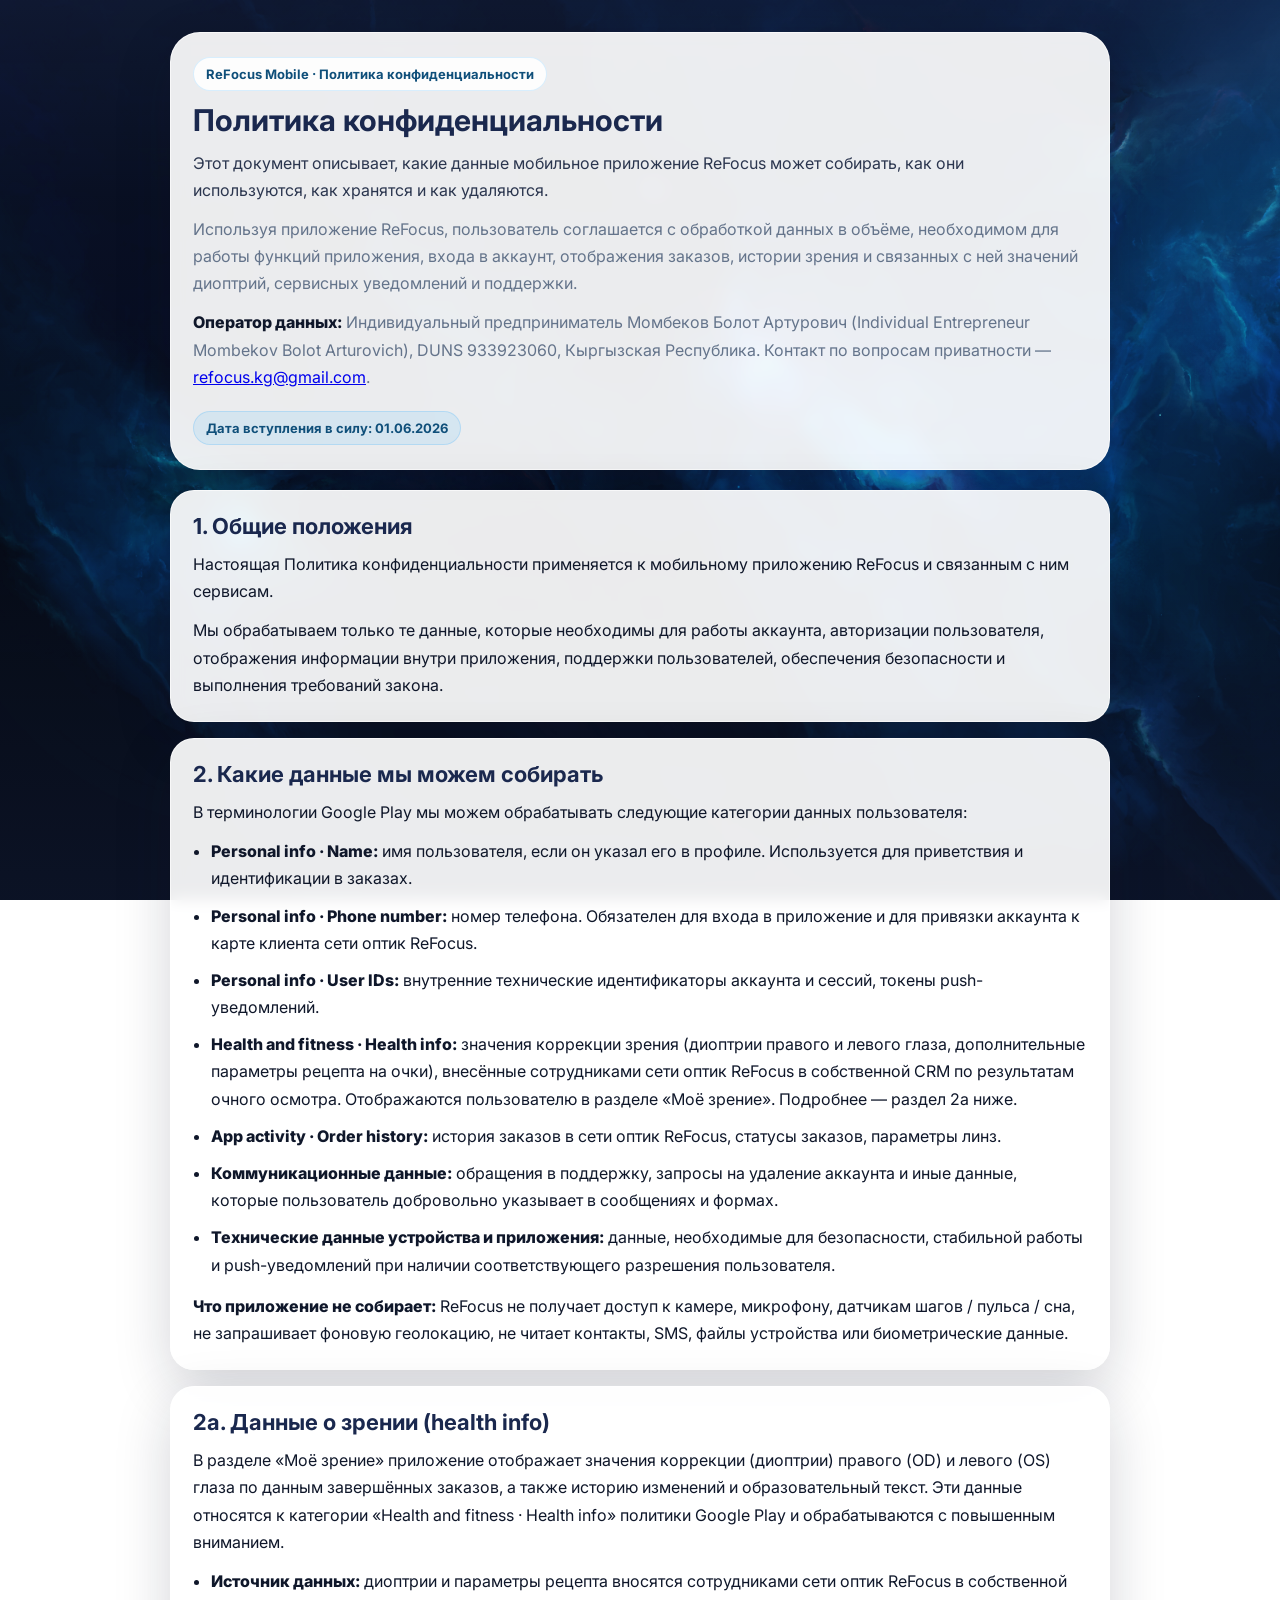
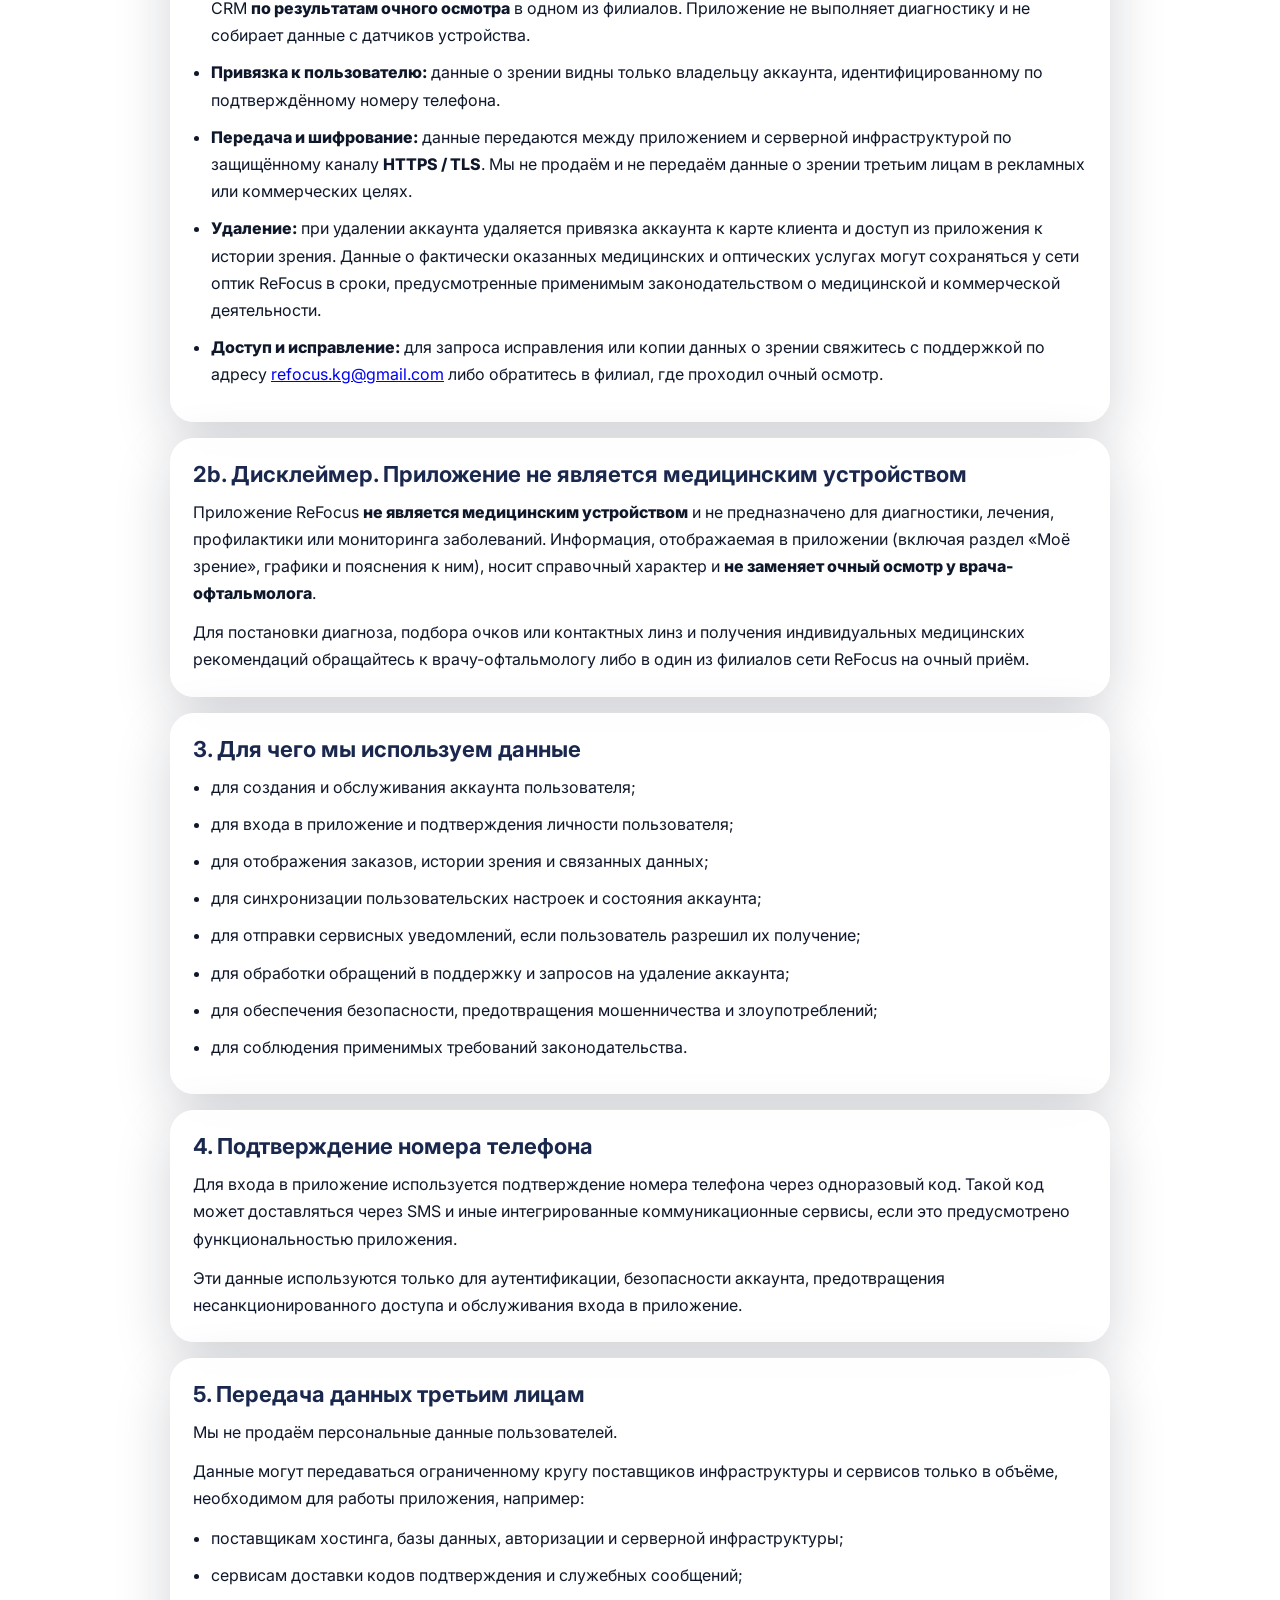
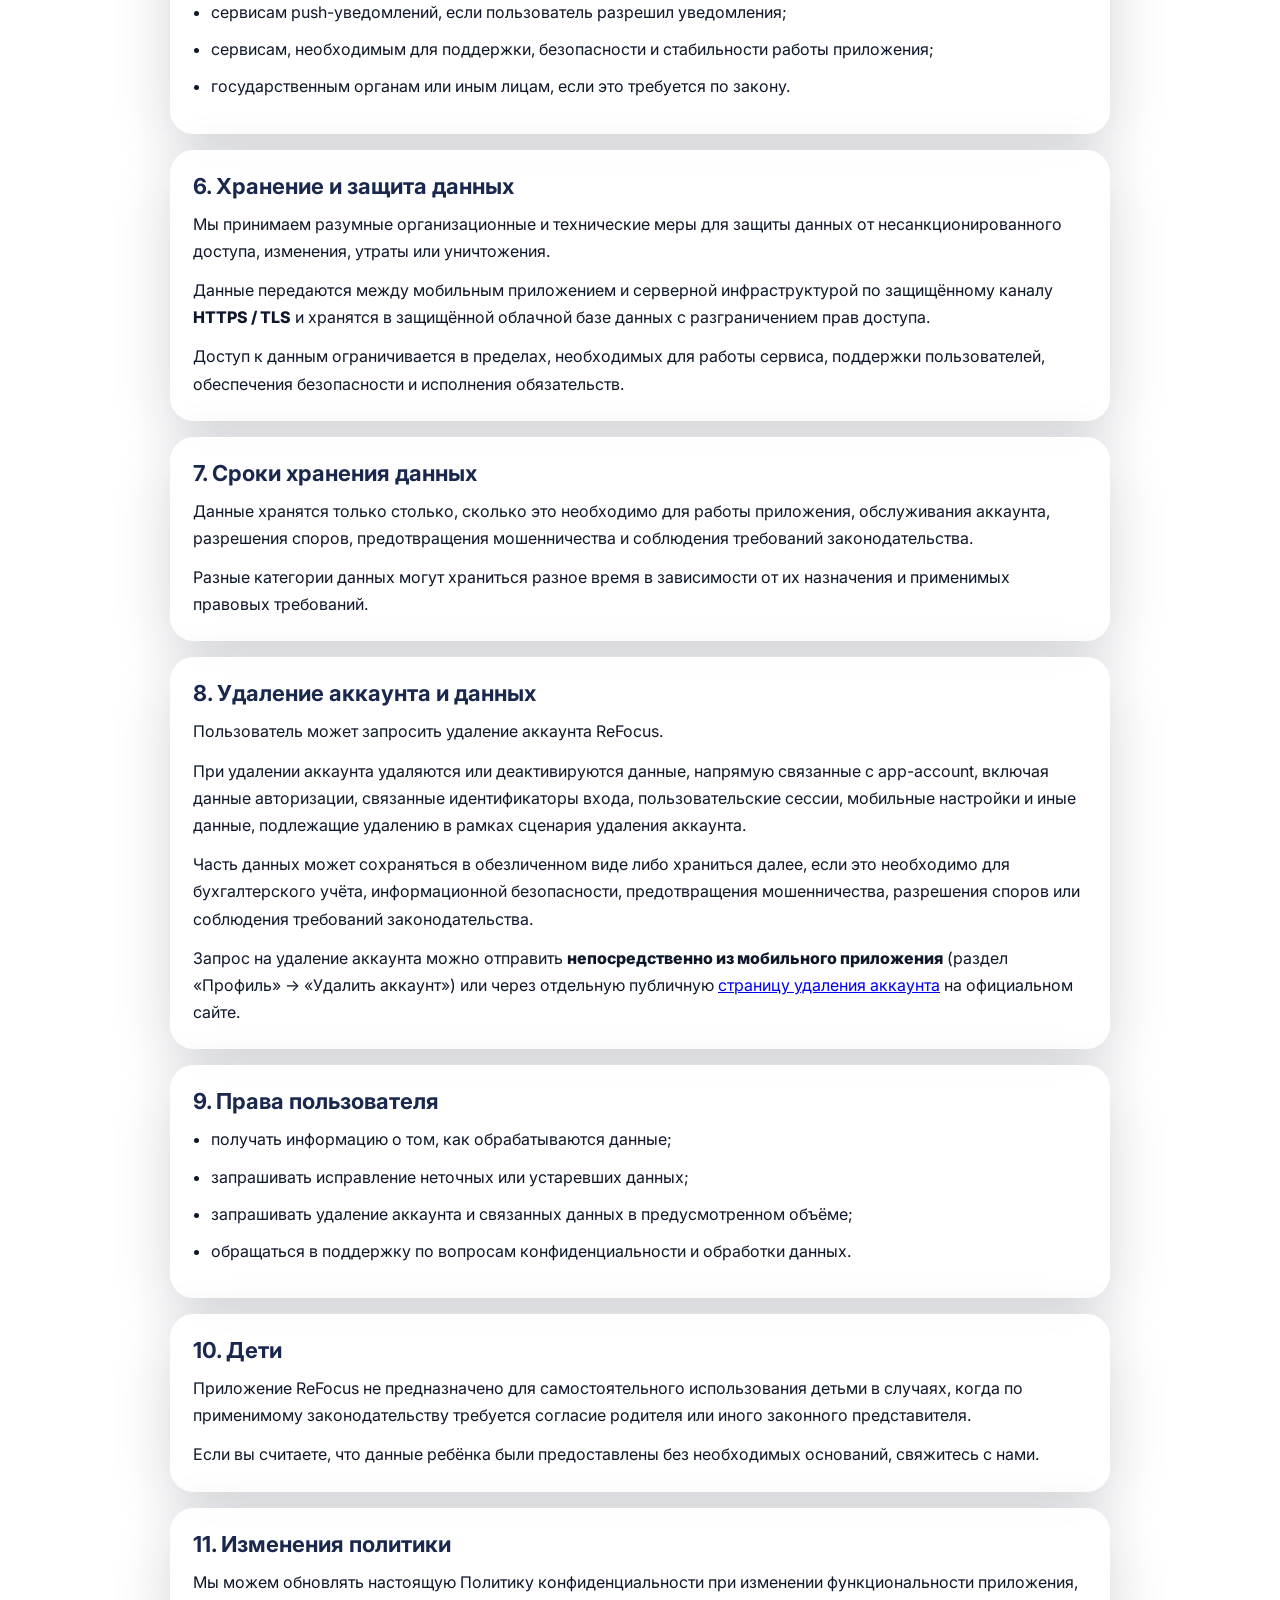
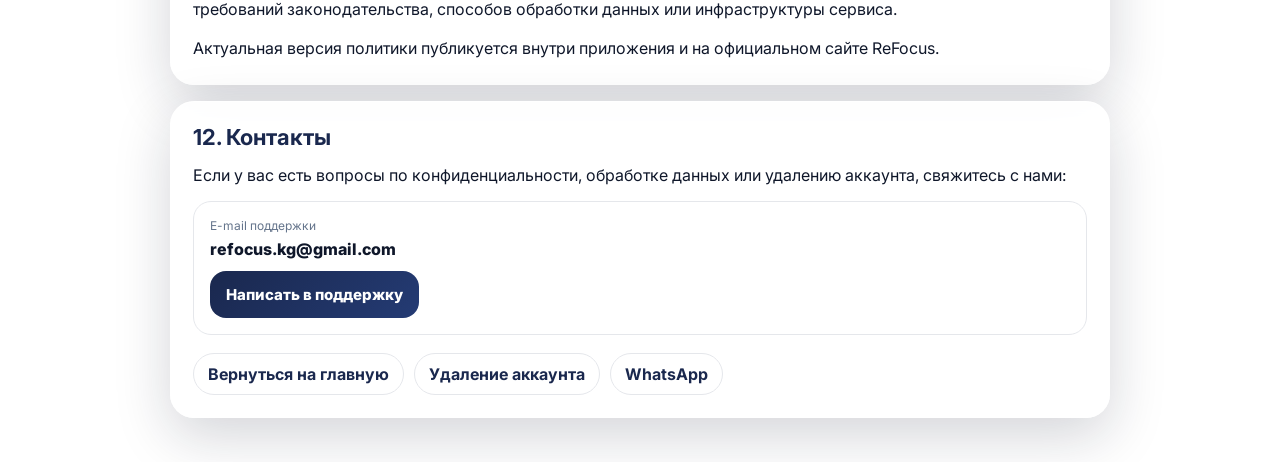
<file: privacy.html>
<!doctype html>
<html lang="ru">
<head>
  <meta charset="utf-8" />
  <meta name="viewport" content="width=device-width, initial-scale=1" />
  <title>Политика конфиденциальности ReFocus</title>
  <meta
    name="description"
    content="Политика конфиденциальности мобильного приложения ReFocus."
  />
  <meta property="og:title" content="Политика конфиденциальности ReFocus" />
  <meta
    property="og:description"
    content="Публичная политика конфиденциальности мобильного приложения ReFocus."
  />
  <meta property="og:type" content="website" />
  <meta property="og:image" content="assets/logo-refocus.png" />
  <meta name="theme-color" content="#1A284E" />

  <link rel="preconnect" href="https://fonts.googleapis.com">
  <link rel="preconnect" href="https://fonts.gstatic.com" crossorigin>
  <link
    href="https://fonts.googleapis.com/css2?family=Inter:wght@400;500;600;700;800&display=swap"
    rel="stylesheet"
  >

  <style>
    :root{
      --brand:#1A284E;
      --brand-2:#243B74;
      --accent:#1AA3FF;
      --text:#0f172a;
      --muted:#64748b;
      --shadow:0 18px 55px rgba(15,23,42,.18);
    }

    *{box-sizing:border-box}
    html,body{height:100%}
    html{scroll-behavior:smooth;overflow-x:hidden;}

    body{
      margin:0;
      font-family:Inter,system-ui,-apple-system,Segoe UI,Roboto,Arial,sans-serif;
      color:var(--text);
      background:url("assets/background-main.jpg") no-repeat center/cover fixed;
    }

    body::before{
      content:"";
      position:fixed;
      inset:0;
      pointer-events:none;
      background:
        linear-gradient(
          180deg,
          rgba(26,40,78,.58) 0%,
          rgba(26,40,78,.34) 22%,
          rgba(26,40,78,.22) 60%,
          rgba(26,40,78,.44) 100%
        );
      z-index:-1;
    }

    .wrap{
      max-width:980px;
      margin:0 auto;
      padding:32px 20px 44px;
    }

    .intro,
    .section{
      background:rgba(255,255,255,.92);
      backdrop-filter:saturate(1.08) blur(8px);
      border:1px solid rgba(255,255,255,.65);
      box-shadow:var(--shadow);
    }

    .intro{
      border-radius:30px;
      padding:24px 22px;
      position:relative;
      overflow:hidden;
      margin-bottom:20px;
    }

    .intro::after{
      content:"";
      position:absolute;
      left:-20%;
      right:-20%;
      bottom:-60%;
      height:180px;
      background:radial-gradient(60% 60% at 50% 0%, rgba(26,163,255,.22), rgba(26,163,255,0));
      filter:blur(30px);
      pointer-events:none;
    }

    .intro-content{
      position:relative;
      z-index:1;
    }

    .eyebrow{
      display:inline-flex;
      align-items:center;
      gap:8px;
      padding:8px 12px;
      border-radius:999px;
      background:rgba(255,255,255,.88);
      border:1px solid rgba(26,163,255,.16);
      color:#0f4f7a;
      font-weight:700;
      font-size:13px;
      margin-bottom:12px;
    }

    h1,h2{
      margin:0 0 12px;
      color:var(--brand);
    }

    h1{
      font-size:30px;
      line-height:1.15;
    }

    h2{
      font-size:22px;
      margin-bottom:12px;
    }

    p{
      margin:0 0 12px;
      line-height:1.7;
    }

    .lead{
      color:#2b364f;
      max-width:780px;
    }

    .muted{
      color:var(--muted);
    }

    .section{
      border-radius:24px;
      padding:22px;
      margin-top:16px;
    }

    .section p:last-child,
    .section ul:last-child{
      margin-bottom:0;
    }

    ul{
      margin:0;
      padding-left:18px;
      line-height:1.7;
    }

    li{
      margin-bottom:10px;
    }

    .inline-strong{
      font-weight:800;
      color:#0f172a;
    }

    .badge{
      display:inline-flex;
      align-items:center;
      padding:8px 12px;
      border-radius:999px;
      background:rgba(26,163,255,.10);
      border:1px solid rgba(26,163,255,.18);
      color:#0f4f7a;
      font-size:13px;
      font-weight:700;
      margin-top:8px;
    }

    .footer-links{
      display:flex;
      flex-wrap:wrap;
      gap:10px;
      margin-top:18px;
    }

    .mini-link{
      display:inline-flex;
      align-items:center;
      justify-content:center;
      padding:10px 14px;
      border-radius:999px;
      border:1px solid #e5e7eb;
      background:#fff;
      color:var(--brand);
      text-decoration:none;
      font-weight:700;
      transition:transform .12s ease, box-shadow .2s ease;
    }

    .mini-link:hover{
      transform:translateY(-2px);
      box-shadow:0 16px 28px rgba(17,24,39,.16);
    }

    .contact-card{
      background:#fff;
      border:1px solid #e5e7eb;
      border-radius:18px;
      padding:16px;
      margin-top:12px;
    }

    .contact-label{
      font-size:12px;
      color:#64748b;
      margin-bottom:6px;
    }

    .contact-value{
      font-size:16px;
      font-weight:800;
      color:#0f172a;
      margin-bottom:12px;
    }

    .btn{
      display:inline-flex;
      align-items:center;
      justify-content:center;
      gap:10px;
      border:none;
      cursor:pointer;
      font-weight:800;
      padding:14px 16px;
      border-radius:16px;
      text-decoration:none;
      font-size:15px;
      background:linear-gradient(135deg, var(--brand), var(--brand-2));
      color:#fff;
      transition:transform .12s ease, box-shadow .2s ease;
    }

    .btn:hover{
      transform:translateY(-2px);
      box-shadow:0 16px 28px rgba(17,24,39,.16);
    }

    @media (prefers-reduced-motion:no-preference){
      .intro{animation:fadeSlide .7s ease both}
      .section{animation:fadeSlide .8s ease .05s both}
      @keyframes fadeSlide{
        from{opacity:0;transform:translateY(10px)}
        to{opacity:1;transform:none}
      }
    }
  </style>
</head>
<body>
  <div class="wrap">
    <section class="intro">
      <div class="intro-content">
        <div class="eyebrow">ReFocus Mobile · Политика конфиденциальности</div>
        <h1>Политика конфиденциальности</h1>
        <p class="lead">
          Этот документ описывает, какие данные мобильное приложение ReFocus может
          собирать, как они используются, как хранятся и как удаляются.
        </p>
        <p class="muted">
          Используя приложение ReFocus, пользователь соглашается с обработкой данных
          в объёме, необходимом для работы функций приложения, входа в аккаунт,
          отображения заказов, истории зрения и связанных с ней значений диоптрий,
          сервисных уведомлений и поддержки.
        </p>
        <p class="muted">
          <span class="inline-strong">Оператор данных:</span>
          Индивидуальный предприниматель Момбеков Болот Артурович
          (Individual Entrepreneur Mombekov Bolot Arturovich), DUNS 933923060,
          Кыргызская Республика. Контакт по вопросам приватности —
          <a href="mailto:refocus.kg@gmail.com">refocus.kg@gmail.com</a>.
        </p>
        <div class="badge">Дата вступления в силу: 01.06.2026</div>
      </div>
    </section>

    <section class="section">
      <h2>1. Общие положения</h2>
      <p>
        Настоящая Политика конфиденциальности применяется к мобильному приложению
        ReFocus и связанным с ним сервисам.
      </p>
      <p>
        Мы обрабатываем только те данные, которые необходимы для работы аккаунта,
        авторизации пользователя, отображения информации внутри приложения,
        поддержки пользователей, обеспечения безопасности и выполнения требований закона.
      </p>
    </section>

    <section class="section">
      <h2>2. Какие данные мы можем собирать</h2>
      <p>В терминологии Google Play мы можем обрабатывать следующие категории данных пользователя:</p>
      <ul>
        <li>
          <span class="inline-strong">Personal info · Name:</span>
          имя пользователя, если он указал его в профиле. Используется для
          приветствия и идентификации в заказах.
        </li>
        <li>
          <span class="inline-strong">Personal info · Phone number:</span>
          номер телефона. Обязателен для входа в приложение и для привязки
          аккаунта к карте клиента сети оптик ReFocus.
        </li>
        <li>
          <span class="inline-strong">Personal info · User IDs:</span>
          внутренние технические идентификаторы аккаунта и сессий, токены
          push-уведомлений.
        </li>
        <li>
          <span class="inline-strong">Health and fitness · Health info:</span>
          значения коррекции зрения (диоптрии правого и левого глаза, дополнительные
          параметры рецепта на очки), внесённые сотрудниками сети оптик ReFocus
          в собственной CRM по результатам очного осмотра. Отображаются пользователю
          в разделе «Моё зрение». Подробнее — раздел 2a ниже.
        </li>
        <li>
          <span class="inline-strong">App activity · Order history:</span>
          история заказов в сети оптик ReFocus, статусы заказов, параметры линз.
        </li>
        <li>
          <span class="inline-strong">Коммуникационные данные:</span>
          обращения в поддержку, запросы на удаление аккаунта и иные данные,
          которые пользователь добровольно указывает в сообщениях и формах.
        </li>
        <li>
          <span class="inline-strong">Технические данные устройства и приложения:</span>
          данные, необходимые для безопасности, стабильной работы и push-уведомлений
          при наличии соответствующего разрешения пользователя.
        </li>
      </ul>

      <p style="margin-top:14px">
        <span class="inline-strong">Что приложение не собирает:</span>
        ReFocus не получает доступ к камере, микрофону, датчикам шагов / пульса / сна,
        не запрашивает фоновую геолокацию, не читает контакты, SMS, файлы устройства
        или биометрические данные.
      </p>
    </section>

    <section class="section">
      <h2>2a. Данные о зрении (health info)</h2>
      <p>
        В разделе «Моё зрение» приложение отображает значения коррекции (диоптрии)
        правого (OD) и левого (OS) глаза по данным завершённых заказов, а также
        историю изменений и образовательный текст. Эти данные относятся к категории
        «Health and fitness · Health info» политики Google Play и обрабатываются с
        повышенным вниманием.
      </p>
      <ul>
        <li>
          <span class="inline-strong">Источник данных:</span>
          диоптрии и параметры рецепта вносятся сотрудниками сети оптик ReFocus
          в собственной CRM <span class="inline-strong">по результатам очного осмотра</span>
          в одном из филиалов. Приложение не выполняет диагностику и не собирает
          данные с датчиков устройства.
        </li>
        <li>
          <span class="inline-strong">Привязка к пользователю:</span>
          данные о зрении видны только владельцу аккаунта, идентифицированному
          по подтверждённому номеру телефона.
        </li>
        <li>
          <span class="inline-strong">Передача и шифрование:</span>
          данные передаются между приложением и серверной инфраструктурой по
          защищённому каналу <span class="inline-strong">HTTPS / TLS</span>.
          Мы не продаём и не передаём данные о зрении третьим лицам в рекламных
          или коммерческих целях.
        </li>
        <li>
          <span class="inline-strong">Удаление:</span>
          при удалении аккаунта удаляется привязка аккаунта к карте клиента и
          доступ из приложения к истории зрения. Данные о фактически оказанных
          медицинских и оптических услугах могут сохраняться у сети оптик ReFocus
          в сроки, предусмотренные применимым законодательством о медицинской и
          коммерческой деятельности.
        </li>
        <li>
          <span class="inline-strong">Доступ и исправление:</span>
          для запроса исправления или копии данных о зрении свяжитесь с поддержкой
          по адресу
          <a href="mailto:refocus.kg@gmail.com">refocus.kg@gmail.com</a>
          либо обратитесь в филиал, где проходил очный осмотр.
        </li>
      </ul>
    </section>

    <section class="section">
      <h2>2b. Дисклеймер. Приложение не является медицинским устройством</h2>
      <p>
        Приложение ReFocus <span class="inline-strong">не является медицинским
        устройством</span> и не предназначено для диагностики, лечения, профилактики
        или мониторинга заболеваний. Информация, отображаемая в приложении (включая
        раздел «Моё зрение», графики и пояснения к ним), носит справочный характер
        и <span class="inline-strong">не заменяет очный осмотр у врача-офтальмолога</span>.
      </p>
      <p>
        Для постановки диагноза, подбора очков или контактных линз и получения
        индивидуальных медицинских рекомендаций обращайтесь к врачу-офтальмологу
        либо в один из филиалов сети ReFocus на очный приём.
      </p>
    </section>

    <section class="section">
      <h2>3. Для чего мы используем данные</h2>
      <ul>
        <li>для создания и обслуживания аккаунта пользователя;</li>
        <li>для входа в приложение и подтверждения личности пользователя;</li>
        <li>для отображения заказов, истории зрения и связанных данных;</li>
        <li>для синхронизации пользовательских настроек и состояния аккаунта;</li>
        <li>для отправки сервисных уведомлений, если пользователь разрешил их получение;</li>
        <li>для обработки обращений в поддержку и запросов на удаление аккаунта;</li>
        <li>для обеспечения безопасности, предотвращения мошенничества и злоупотреблений;</li>
        <li>для соблюдения применимых требований законодательства.</li>
      </ul>
    </section>

    <section class="section">
      <h2>4. Подтверждение номера телефона</h2>
      <p>
        Для входа в приложение используется подтверждение номера телефона через
        одноразовый код. Такой код может доставляться через SMS и иные
        интегрированные коммуникационные сервисы, если это предусмотрено
        функциональностью приложения.
      </p>
      <p>
        Эти данные используются только для аутентификации, безопасности аккаунта,
        предотвращения несанкционированного доступа и обслуживания входа в приложение.
      </p>
    </section>

    <section class="section">
      <h2>5. Передача данных третьим лицам</h2>
      <p>Мы не продаём персональные данные пользователей.</p>
      <p>
        Данные могут передаваться ограниченному кругу поставщиков инфраструктуры и сервисов
        только в объёме, необходимом для работы приложения, например:
      </p>
      <ul>
        <li>поставщикам хостинга, базы данных, авторизации и серверной инфраструктуры;</li>
        <li>сервисам доставки кодов подтверждения и служебных сообщений;</li>
        <li>сервисам push-уведомлений, если пользователь разрешил уведомления;</li>
        <li>сервисам, необходимым для поддержки, безопасности и стабильности работы приложения;</li>
        <li>государственным органам или иным лицам, если это требуется по закону.</li>
      </ul>
    </section>

    <section class="section">
      <h2>6. Хранение и защита данных</h2>
      <p>
        Мы принимаем разумные организационные и технические меры для защиты данных
        от несанкционированного доступа, изменения, утраты или уничтожения.
      </p>
      <p>
        Данные передаются между мобильным приложением и серверной инфраструктурой
        по защищённому каналу <span class="inline-strong">HTTPS / TLS</span> и
        хранятся в защищённой облачной базе данных с разграничением прав доступа.
      </p>
      <p>
        Доступ к данным ограничивается в пределах, необходимых для работы сервиса,
        поддержки пользователей, обеспечения безопасности и исполнения обязательств.
      </p>
    </section>

    <section class="section">
      <h2>7. Сроки хранения данных</h2>
      <p>
        Данные хранятся только столько, сколько это необходимо для работы приложения,
        обслуживания аккаунта, разрешения споров, предотвращения мошенничества
        и соблюдения требований законодательства.
      </p>
      <p>
        Разные категории данных могут храниться разное время в зависимости от их назначения
        и применимых правовых требований.
      </p>
    </section>

    <section class="section">
      <h2>8. Удаление аккаунта и данных</h2>
      <p>
        Пользователь может запросить удаление аккаунта ReFocus.
      </p>
      <p>
        При удалении аккаунта удаляются или деактивируются данные, напрямую связанные
        с app-account, включая данные авторизации, связанные идентификаторы входа,
        пользовательские сессии, мобильные настройки и иные данные, подлежащие удалению
        в рамках сценария удаления аккаунта.
      </p>
      <p>
        Часть данных может сохраняться в обезличенном виде либо храниться далее,
        если это необходимо для бухгалтерского учёта, информационной безопасности,
        предотвращения мошенничества, разрешения споров или соблюдения требований законодательства.
      </p>
      <p>
        Запрос на удаление аккаунта можно отправить
        <span class="inline-strong">непосредственно из мобильного приложения</span>
        (раздел «Профиль» → «Удалить аккаунт») или через отдельную публичную
        <a href="delete-account.html">страницу удаления аккаунта</a> на официальном сайте.
      </p>
    </section>

    <section class="section">
      <h2>9. Права пользователя</h2>
      <ul>
        <li>получать информацию о том, как обрабатываются данные;</li>
        <li>запрашивать исправление неточных или устаревших данных;</li>
        <li>запрашивать удаление аккаунта и связанных данных в предусмотренном объёме;</li>
        <li>обращаться в поддержку по вопросам конфиденциальности и обработки данных.</li>
      </ul>
    </section>

    <section class="section">
      <h2>10. Дети</h2>
      <p>
        Приложение ReFocus не предназначено для самостоятельного использования детьми
        в случаях, когда по применимому законодательству требуется согласие родителя
        или иного законного представителя.
      </p>
      <p>
        Если вы считаете, что данные ребёнка были предоставлены без необходимых оснований,
        свяжитесь с нами.
      </p>
    </section>

    <section class="section">
      <h2>11. Изменения политики</h2>
      <p>
        Мы можем обновлять настоящую Политику конфиденциальности при изменении
        функциональности приложения, требований законодательства, способов обработки данных
        или инфраструктуры сервиса.
      </p>
      <p>
        Актуальная версия политики публикуется внутри приложения и на официальном сайте ReFocus.
      </p>
    </section>

    <section class="section">
      <h2>12. Контакты</h2>
      <p>
        Если у вас есть вопросы по конфиденциальности, обработке данных или удалению аккаунта,
        свяжитесь с нами:
      </p>

      <div class="contact-card">
        <div class="contact-label">E-mail поддержки</div>
        <div class="contact-value">refocus.kg@gmail.com</div>
        <a class="btn" href="mailto:refocus.kg@gmail.com?subject=Вопрос%20по%20политике%20конфиденциальности%20ReFocus">
          Написать в поддержку
        </a>
      </div>

      <div class="footer-links">
        <a class="mini-link" href="index.html">Вернуться на главную</a>
        <a class="mini-link" href="delete-account.html">Удаление аккаунта</a>
        <a class="mini-link" href="https://wa.me/996555244966" target="_blank" rel="noopener">WhatsApp</a>
      </div>
    </section>
  </div>
</body>
</html>
</file>
